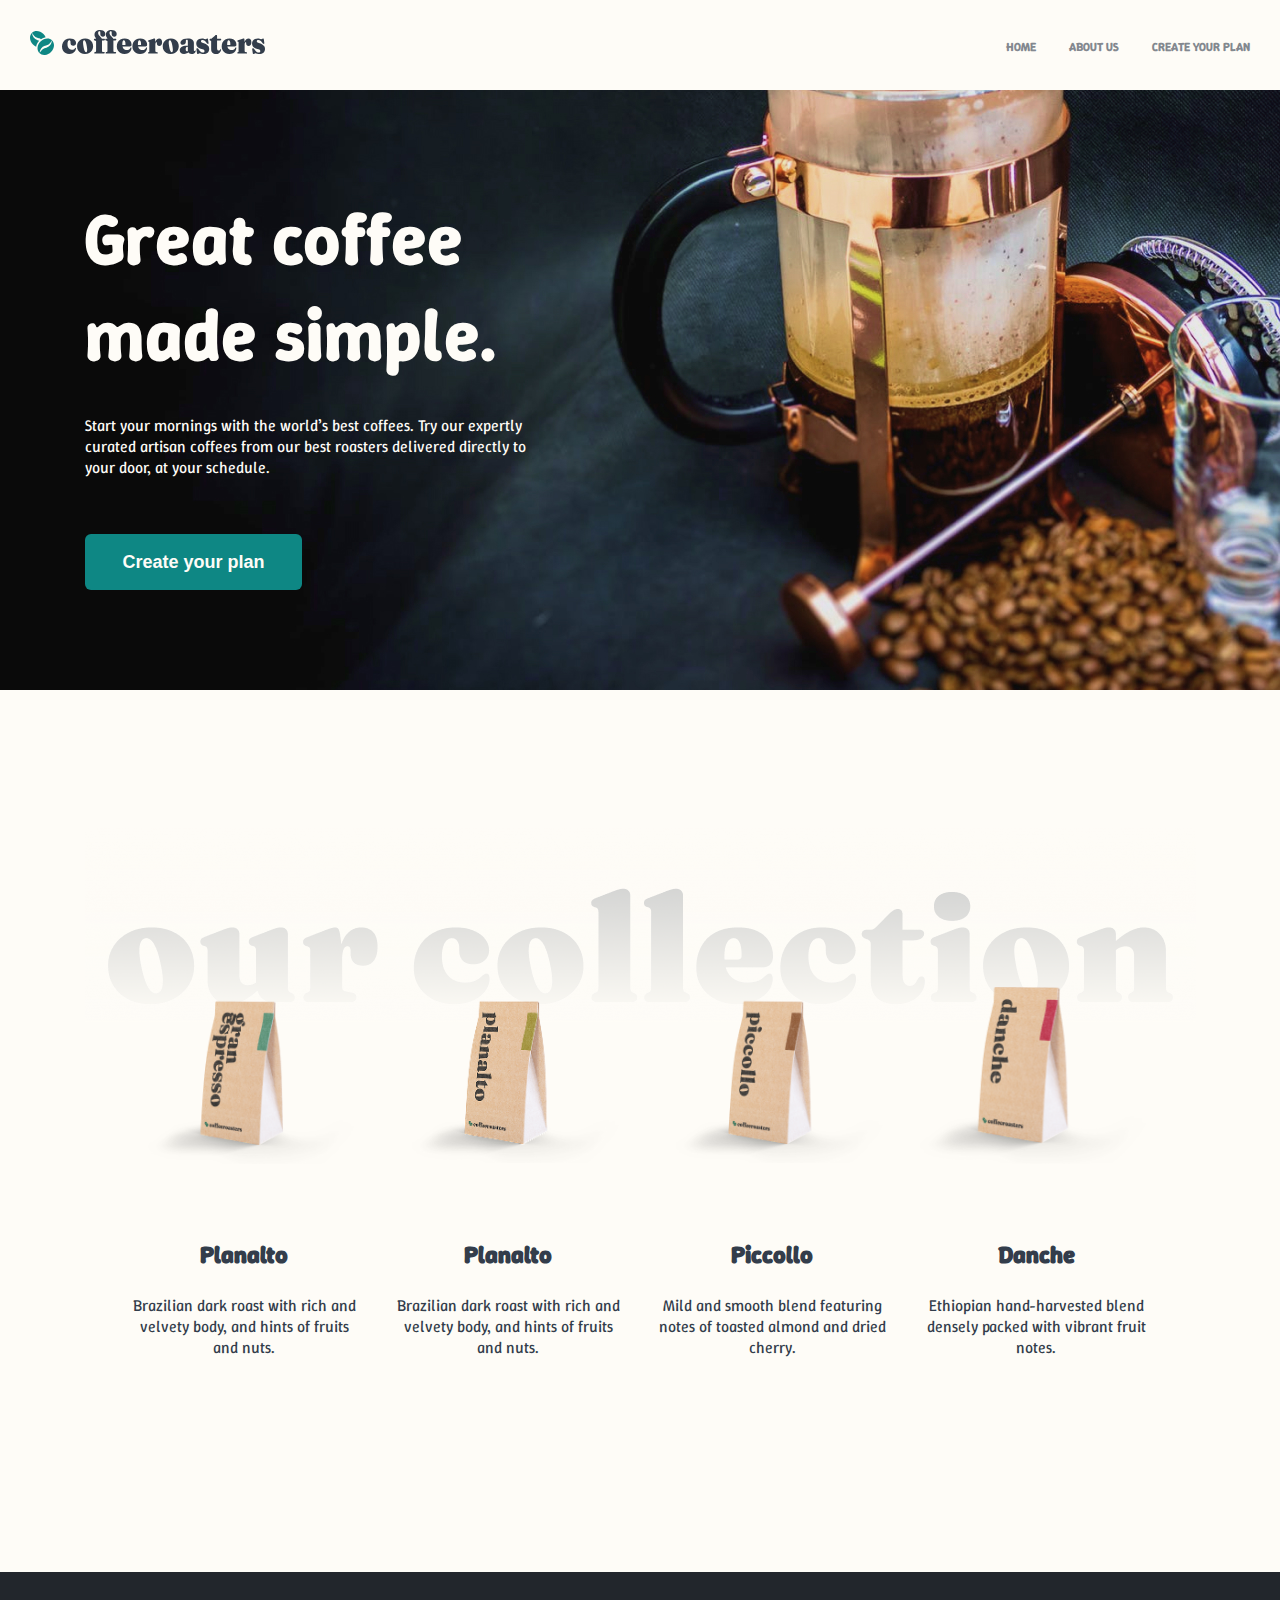
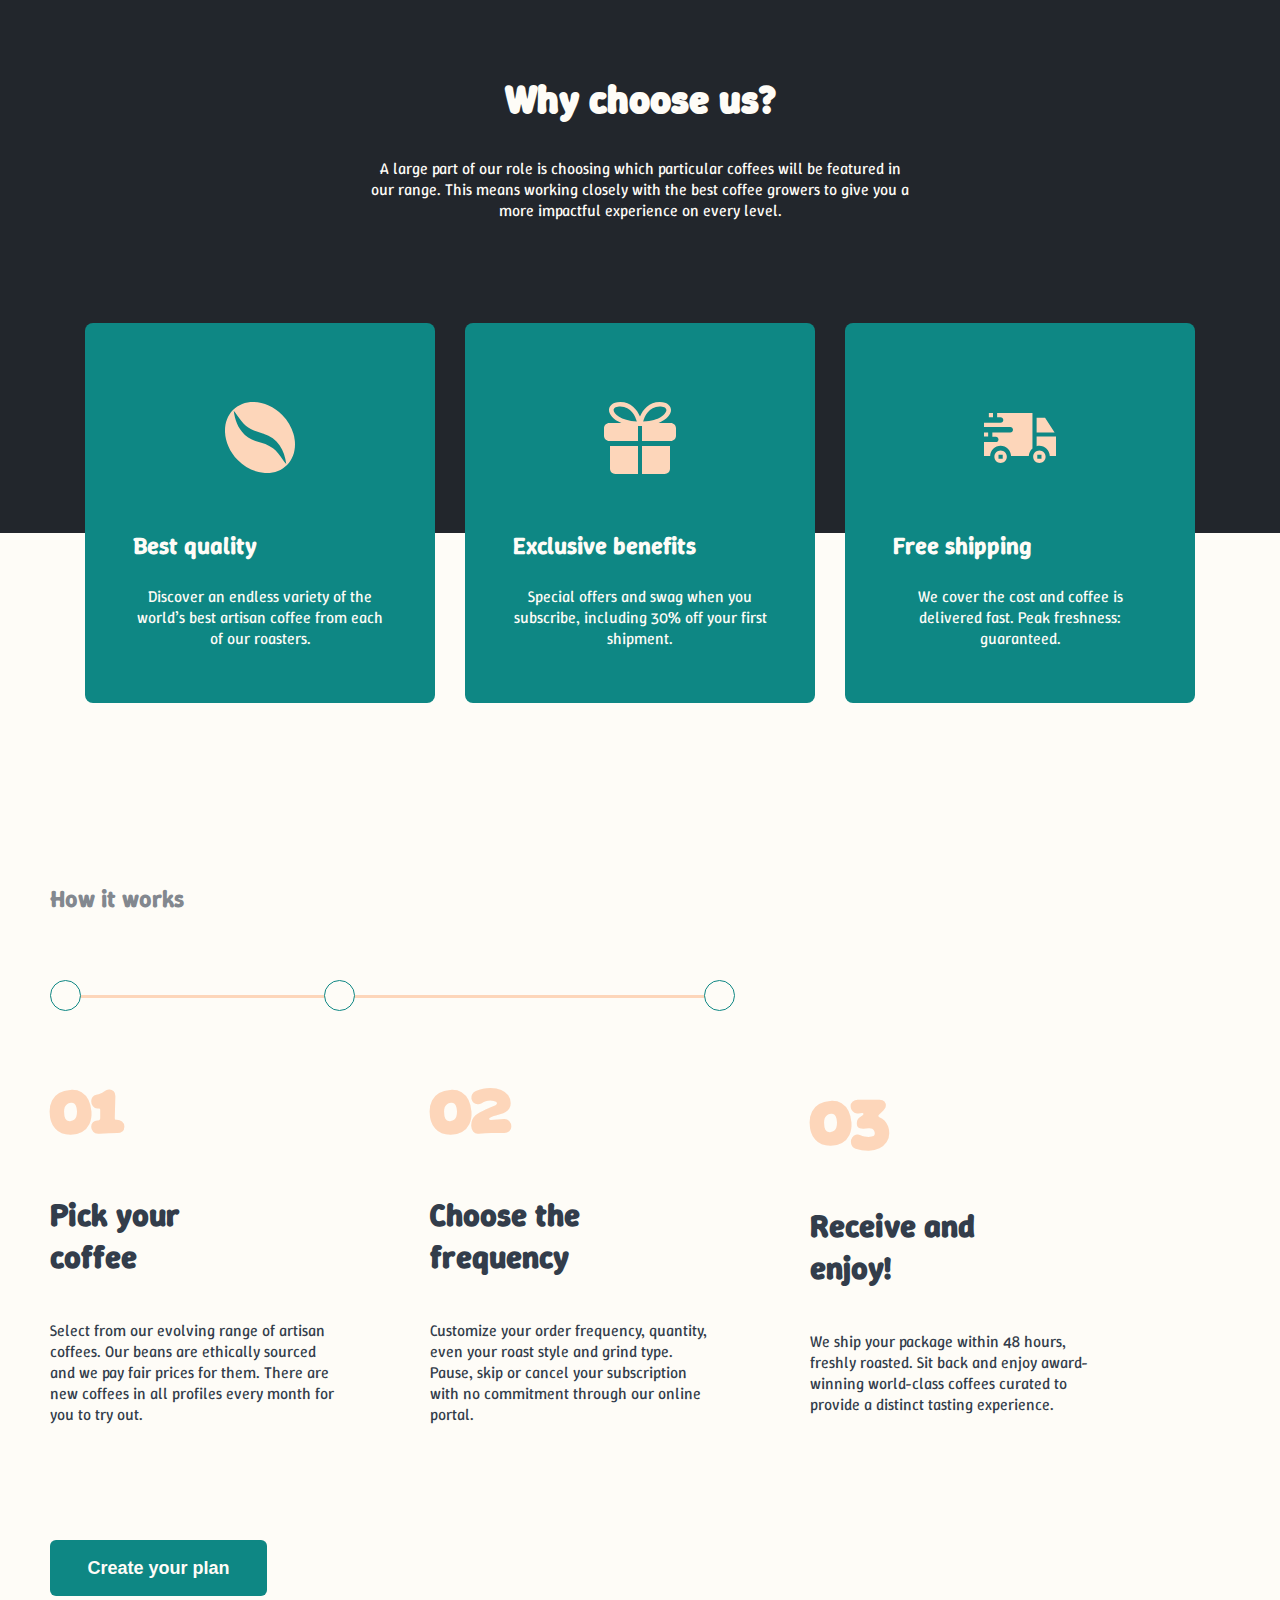
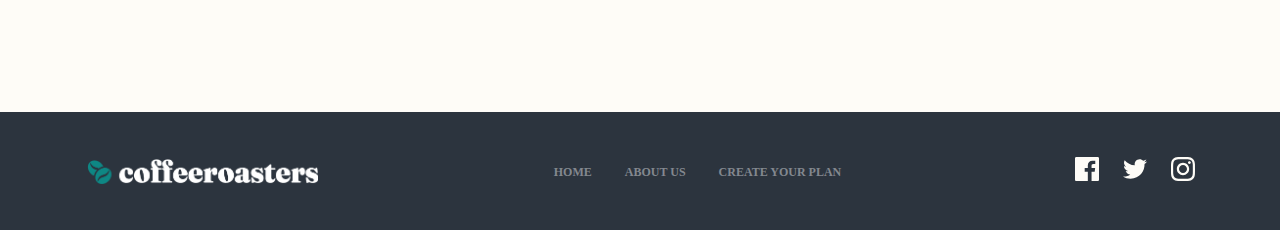
<file: index.html>
<!DOCTYPE html>
<html lang="en">
<head>
    <meta charset="UTF-8">
    <meta name="viewport" content="width=device-width, initial-scale=1.0">
    <link href="https://fonts.googleapis.com/css2?family=Barlow:ital,wght@0,100;0,200;0,300;0,400;0,500;0,600;0,700;0,800;0,900;1,100;1,200;1,300;1,400;1,500;1,600;1,700;1,800;1,900&family=Libre+Baskerville:ital,wght@0,400;0,700;1,400&family=Montserrat:ital,wght@0,100..900;1,100..900&family=Open+Sans:ital,wght@0,300..800;1,300..800&family=Winky+Sans:ital,wght@0,300..900;1,300..900&display=swap" rel="stylesheet">
    <link href="https://fonts.googleapis.com/css2?family=Barlow:ital,wght@0,100;0,200;0,300;0,400;0,500;0,600;0,700;0,800;0,900;1,100;1,200;1,300;1,400;1,500;1,600;1,700;1,800;1,900&family=Fraunces:ital,opsz,wght@0,9..144,100..900;1,9..144,100..900&family=Libre+Baskerville:ital,wght@0,400;0,700;1,400&family=Montserrat:ital,wght@0,100..900;1,100..900&family=Open+Sans:ital,wght@0,300..800;1,300..800&family=Winky+Sans:ital,wght@0,300..900;1,300..900&display=swap" rel="stylesheet">
    <link rel="stylesheet" href="style.css">
    <link rel="stylesheet" href="https://cdnjs.cloudflare.com/ajax/libs/font-awesome/6.5.0/css/all.min.css">
    <title>coffeeroasters</title>
</head>
<body>
    <header>
        <div class="header__container">
            <a href="index.html"><img src="images/Group 5.svg" alt="" class="logo"></a>
            <div class="of_screen_menu">
                <ul class="menuBurger">
                    <i class="fa-solid fa-xmark"></i>
                    <li class="menu_list_burger"><a href="index.html" class="menu_link_burger">HOME</a></li>
                    <li class="menu_list_burger"><a href="about.html" class="menu_link_burger">ABOUT US</a></li>
                    <li class="menu_list_burger"><a href="create.html" class="menu_link_burger">Create your plan</a></li>
                </ul>
            </div>
            <nav>
                <ul class="menu">
                    <li class="menu_list"><a href="index.html" class="menu_link">HOME</a></li>
                    <li class="menu_list"><a href="about.html" class="menu_link">ABOUT US</a></li>
                    <li class="menu_list"><a href="create.html" class="menu_link">Create your plan</a></li>
                </ul>
            </nav>
            <div class="burgerBar">
                <i class="fa-solid fa-bars"></i>
            </div>
        </div>
    </header>
    <main>
        <section class="greate_coffee">
            <div class="greatecoffee__container">
                <div class="great_coffee_info">
                    <h1>Great coffee made simple.</h1>
                    <p>Start your mornings with the world’s best coffees. Try our expertly curated artisan
                     coffees from our best roasters delivered directly to your door, at your schedule.</p>
                     <div class="create_btn">
                        <button type="submit">Create your plan</button>
                     </div>
                </div>
            </div>
        </section>
        <section class="collection">
            <div class="collection__container">
                <img src="images/collection/Group 13.png" alt="" class="coll_image">
                <div class="collectionCards">
                    <div class="collectionCard">
                        <img src="images/collection/kopi1 copy.png" alt="">
                        <div class="collection_info">
                            <h4>Planalto</h4>
                            <p>Brazilian dark roast with rich and velvety body, and hints of fruits and nuts.</p>
                        </div>
                    </div>
                    <div class="collectionCard">
                        <img src="images/collection/kopi2-1.png" alt="">
                        <div class="collection_info">
                            <h4>Planalto</h4>
                            <p>Brazilian dark roast with rich and velvety body, and hints of fruits and nuts.</p>
                        </div>
                    </div>
                    <div class="collectionCard">
                        <img src="images/collection/kopi3.png" alt="">
                        <div class="collection_info">
                            <h4>Piccollo</h4>
                            <p>Mild and smooth blend featuring notes of toasted almond and dried cherry.</p>
                        </div>
                    </div>
                    <div class="collectionCard">
                        <img src="images/collection/kopi4.png" alt="">
                        <div class="collection_info">
                            <h4>Danche</h4>
                            <p>Ethiopian hand-harvested blend densely packed with vibrant fruit notes.</p>
                        </div>
                    </div>
                </div>
            </div>
        </section>
        <section class="why_choose">
            <div class="choose__container">
                <h2>Why choose us?</h2>
                <p>A large part of our role is choosing which particular coffees will be featured in our range. This means working closely with the best coffee growers to give you a more impactful experience on every level.</p>
                <div class="chooseCards">
                    <div class="chooseCard">
                        <img src="images/choose/coffee-bean.svg" alt="">
                        <div class="chooseCardInfo">
                            <h3>Best quality</h3>
                            <p>Discover an endless variety of the world’s best artisan coffee from each of our roasters.</p>
                        </div>
                    </div>
                    <div class="chooseCard">
                        <img src="images/choose/Combined Shape.svg" alt="">
                        <div class="chooseCardInfo">
                            <h3>Exclusive benefits</h3>
                            <p>Special offers and swag when you subscribe, including 30% off your first shipment.</p>
                        </div>
                    </div>
                    <div class="chooseCard">
                        <img src="images/choose/Combined Shape (1).svg" alt="">
                        <div class="chooseCardInfo">
                            <h3>Free shipping</h3>
                            <p>We cover the cost and coffee is delivered fast. Peak freshness: guaranteed.</p>
                        </div>
                    </div>
                </div>
            </div>
        </section>
        <section class="howWork">
            <div class="howWork__container">
                <h3>How it works</h3>
                <div class="line_part">
                    <div class="line">
                        <div class="circle"></div>
                        <div class="circle2"></div>
                        <div class="circle3"></div>
                    </div>
                </div>
                <div class="workCards">
                    <div class="workCard">
                        <h4>01</h4>
                        <h3>Pick your coffee</h3>
                        <p>Select from our evolving range of artisan coffees. Our beans are ethically sourced and we pay fair prices for them. There are new coffees in all profiles every month for you to try out.</p>
                    </div>
                    <div class="workCard">
                        <h4>02</h4>
                        <h3>Choose the frequency</h3>
                        <p>Customize your order frequency, quantity, even your roast style and grind type. Pause, skip or cancel your subscription with no commitment through our online portal.</p>
                    </div>
                    <div class="workCard">
                        <h4>03</h4>
                        <h3>Receive and enjoy!</h3>
                        <p>We ship your package within 48 hours, freshly roasted. Sit back and enjoy award-winning world-class coffees curated to provide a distinct tasting experience.</p>
                    </div>
                </div>
                <div class="create_btn">
                    <button type="submit">Create your plan</button>
                 </div>
            </div>
        </section>
    </main>
    <footer>
        <div class="footer__container">
            <img src="images/footer/footer-logo@2x.png" alt="" class="logo">
            <nav>
                <ul class="menu">
                    <li class="menu_list"><a href="" class="menu_link menu_link_footer">HOME</a></li>
                    <li class="menu_list"><a href="" class="menu_link menu_link_footer">ABOUT US</a></li>
                    <li class="menu_list"><a href="" class="menu_link menu_link_footer">Create your plan</a></li>
                </ul>
            </nav>
            <div class="icons_part">
                <a href=""><img src="images/footer/Path.svg" alt="" class="icon"></a>
                <a href=""><img src="images/footer/Path (1).svg" alt="" class="icon" ></a>
                <a href=""><img src="images/footer/Shape.svg" alt="" class="icon"></a>
            </div>
        </div>
    </footer>
    <script src="script.js"></script>
</body>
</html>
</file>
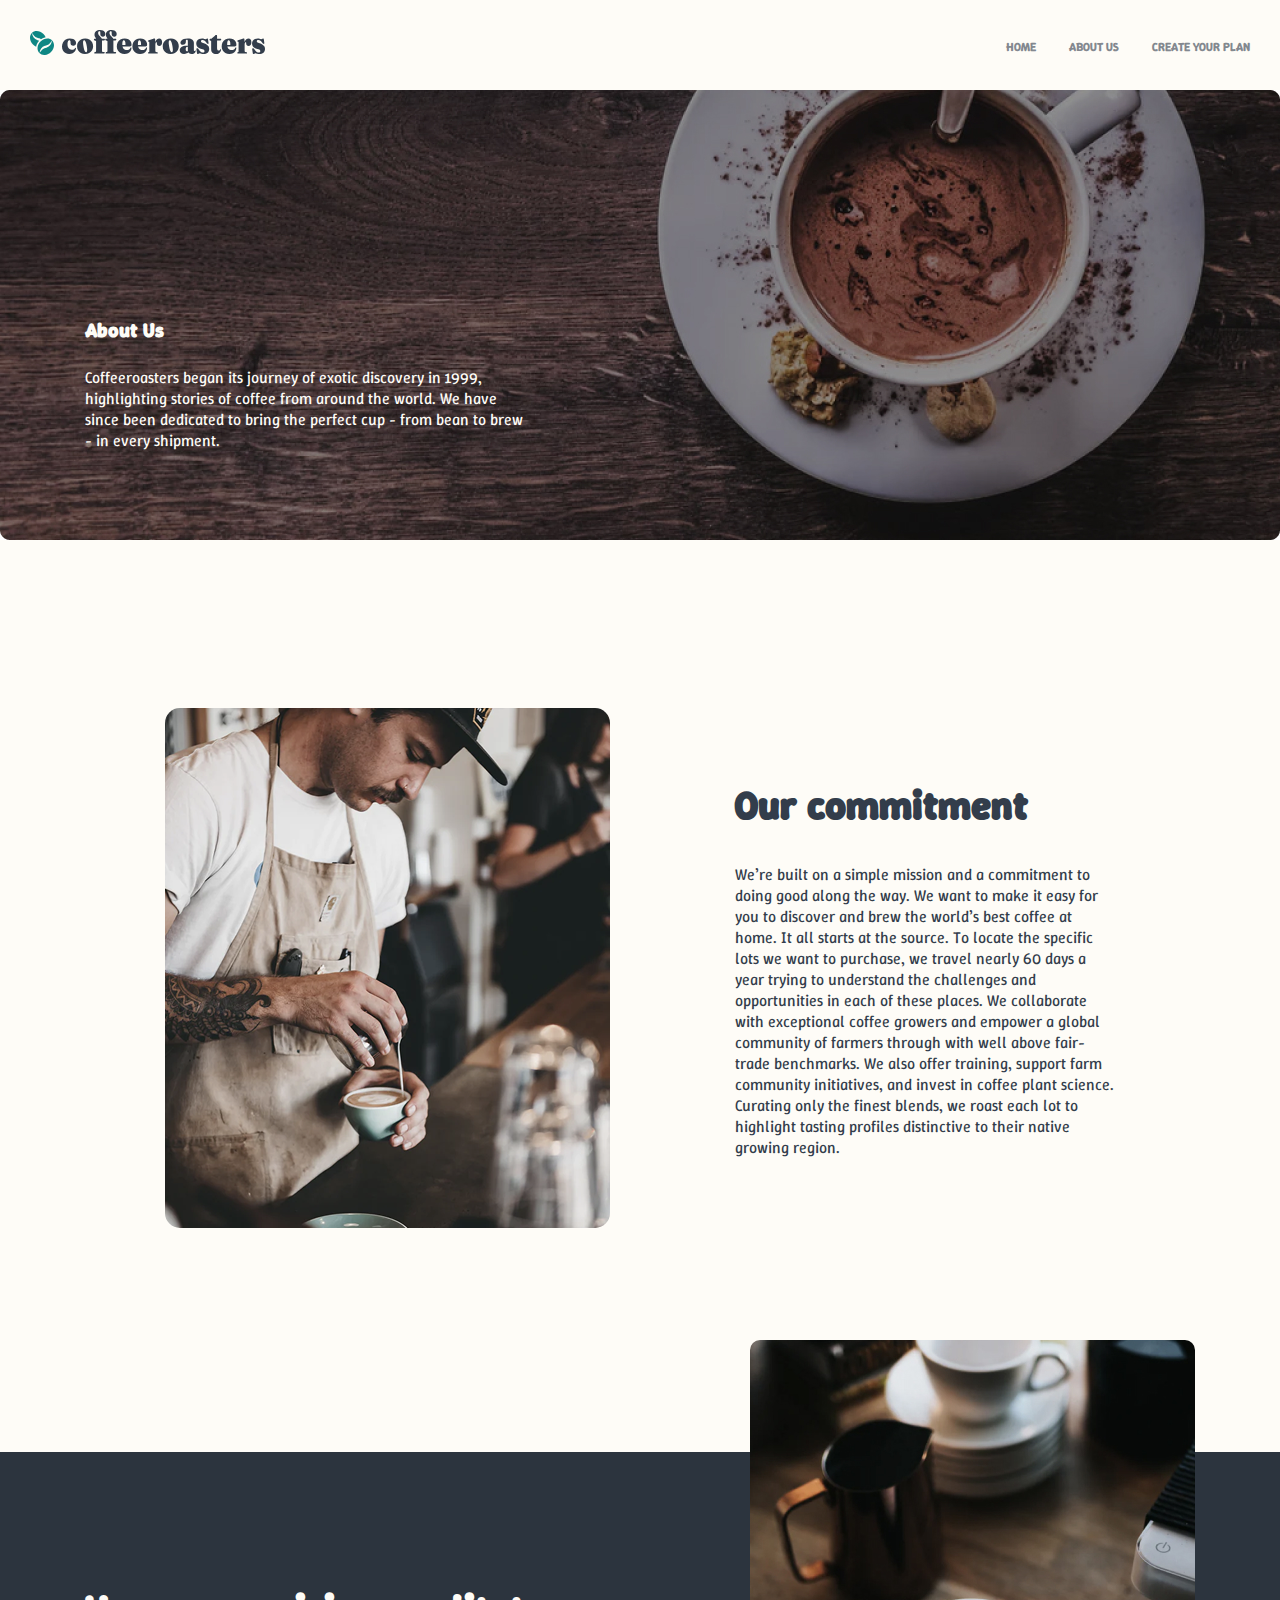
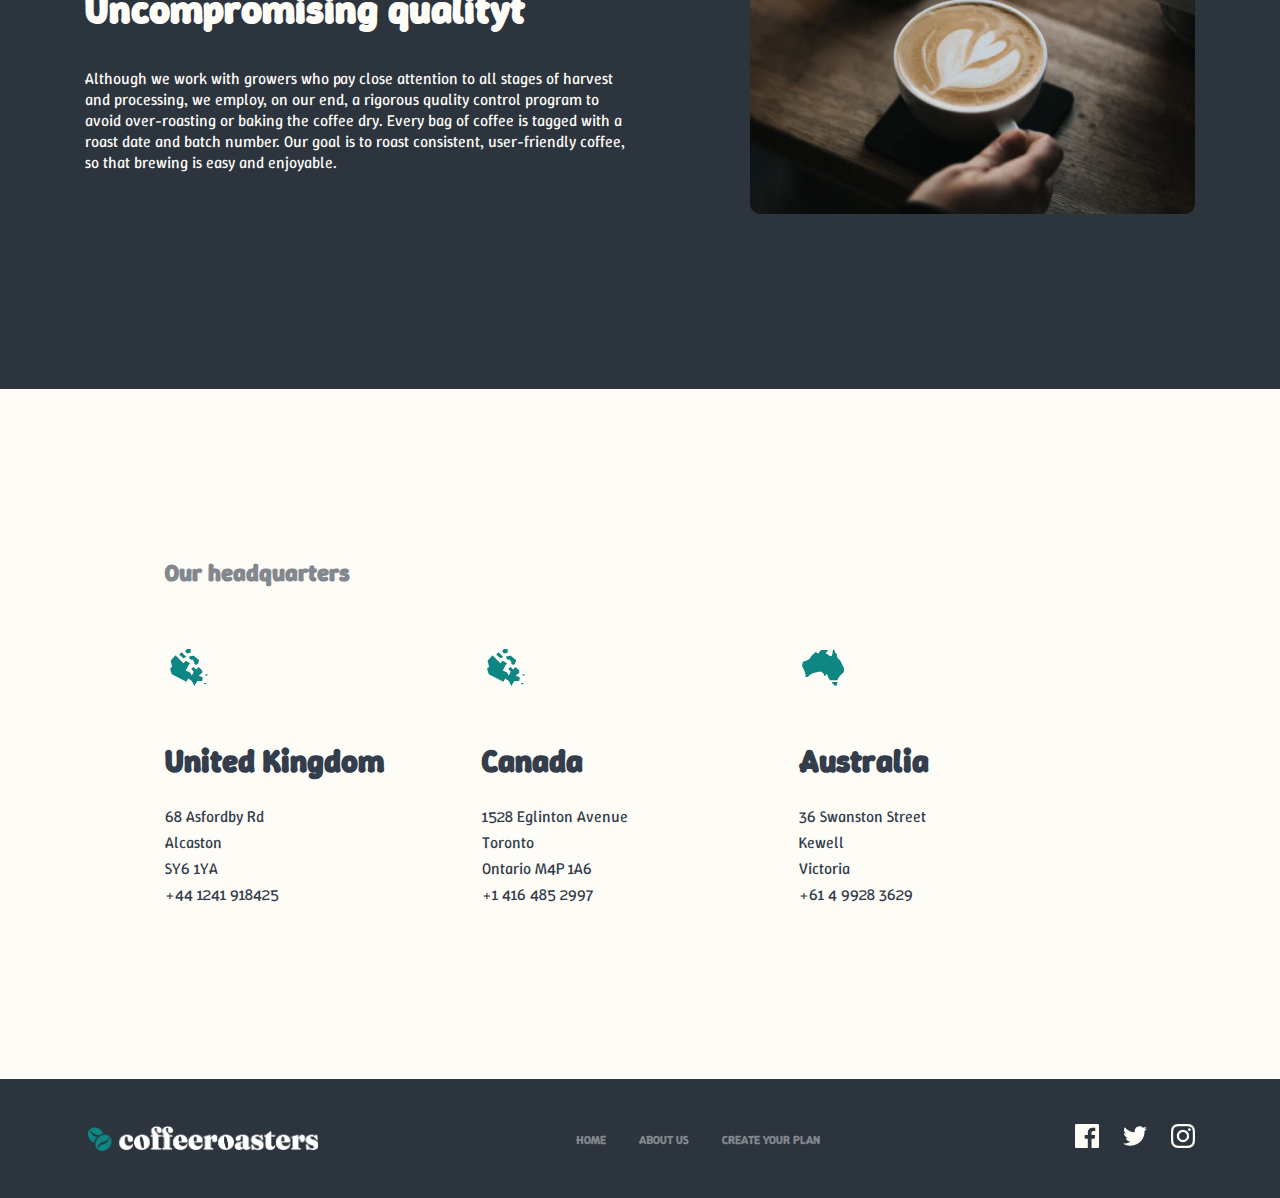
<file: about.html>
<!DOCTYPE html>
<html lang="en">
<head>
    <meta charset="UTF-8">
    <meta name="viewport" content="width=device-width, initial-scale=1.0">
    <link rel="stylesheet" href="style.css">
    <link href="https://fonts.googleapis.com/css2?family=Barlow:ital,wght@0,100;0,200;0,300;0,400;0,500;0,600;0,700;0,800;0,900;1,100;1,200;1,300;1,400;1,500;1,600;1,700;1,800;1,900&family=Libre+Baskerville:ital,wght@0,400;0,700;1,400&family=Montserrat:ital,wght@0,100..900;1,100..900&family=Open+Sans:ital,wght@0,300..800;1,300..800&family=Winky+Sans:ital,wght@0,300..900;1,300..900&display=swap" rel="stylesheet">
    <link href="https://fonts.googleapis.com/css2?family=Barlow:ital,wght@0,100;0,200;0,300;0,400;0,500;0,600;0,700;0,800;0,900;1,100;1,200;1,300;1,400;1,500;1,600;1,700;1,800;1,900&family=Fraunces:ital,opsz,wght@0,9..144,100..900;1,9..144,100..900&family=Libre+Baskerville:ital,wght@0,400;0,700;1,400&family=Montserrat:ital,wght@0,100..900;1,100..900&family=Open+Sans:ital,wght@0,300..800;1,300..800&family=Winky+Sans:ital,wght@0,300..900;1,300..900&display=swap" rel="stylesheet">
    <link rel="stylesheet" href="about.css">
    <link rel="stylesheet" href="https://cdnjs.cloudflare.com/ajax/libs/font-awesome/6.5.0/css/all.min.css">
    <title>Document</title>
</head>
<body>
    <header>
        <div class="header__container">
            <a href="index.html"><img src="images/Group 5.svg" alt="" class="logo"></a>
            <div class="of_screen_menu">
                <ul class="menuBurger">
                    <i class="fa-solid fa-xmark"></i>
                    <li class="menu_list_burger"><a href="index.html" class="menu_link_burger">HOME</a></li>
                    <li class="menu_list_burger"><a href="about.html" class="menu_link_burger">ABOUT US</a></li>
                    <li class="menu_list_burger"><a href="create.html" class="menu_link_burger">Create your plan</a></li>
                </ul>
            </div>
            <nav>
                <ul class="menu">
                    <li class="menu_list"><a href="index.html" class="menu_link">HOME</a></li>
                    <li class="menu_list"><a href="about.html" class="menu_link">ABOUT US</a></li>
                    <li class="menu_list"><a href="create.html" class="menu_link">Create your plan</a></li>
                </ul>
            </nav>
            <div class="burgerBar">
                <i class="fa-solid fa-bars"></i>
            </div>
        </div>
    </header>
    <main>
        <section class="abouUs">
            <div class="aboutUs__container">
                <h2>About Us</h2>
                <p>Coffeeroasters began its journey of exotic discovery in 1999, highlighting stories of coffee from around the world.
                 We have since been dedicated to bring the perfect cup - from bean to brew - in every shipment.</p>
            </div>
        </section>
        <section class="commitment">
            <div class="commitment__container">
                <img src="aboutImages/commitment/Bitmap (1).png" alt="">
                <div class="commitmentinfo">
                    <h3>Our commitment</h3>
                    <p>We’re built on a simple mission and a commitment to doing good along the way. We want to make it easy for you to discover and brew the world’s best coffee at home. It all starts at the source. To locate the specific lots we want to purchase, we travel nearly 60 days a year trying to understand the challenges and opportunities in each of these places. We collaborate with exceptional coffee growers and empower a global community of farmers through with well above fair-trade benchmarks. We also offer training, support farm community initiatives, and invest in coffee plant science. Curating only the finest blends, we roast each lot to highlight tasting profiles distinctive to their native growing region.</p>
                </div>
            </div>
        </section>
        <section class="quality">
            <div class=" quality__container">
                <div class="commitmentinfo qualityinfo">
                    <h3>Uncompromising qualityt</h3>
                    <p>Although we work with growers who pay close attention to all stages of harvest and processing, we employ, on our end, a rigorous quality control program to avoid over-roasting or baking the coffee dry. Every bag of coffee is tagged with a roast date and batch number. Our goal is to roast consistent, user-friendly coffee, so that brewing is easy and enjoyable.</p>
                </div>
                <img src="aboutImages/quality/Bitmap (2).jpg" alt="">
            </div>
        </section>
        <section class="headquarters">
            <div class="headquarters__container">
                <h3>Our headquarters</h3>
                <div class="headquartersCards">
                    <div class="headquartersCard">
                        <img src="aboutImages/headquarters/Combined Shape (2).svg" alt="">
                        <h5>United Kingdom</h5>
                        <div class="littleInfos">
                            <span>68  Asfordby Rd</span>
                            <span>Alcaston</span>
                            <span>SY6 1YA</span>
                            <span>+44 1241 918425</span>
                        </div>
                    </div>
                    <div class="headquartersCard">
                        <img src="aboutImages/headquarters/Combined Shape (3).svg" alt="">
                        <h5>Canada</h5>
                        <div class="littleInfos">
                            <span>1528  Eglinton Avenue</span>
                            <span>Toronto</span>
                            <span>Ontario M4P 1A6</span>
                            <span>+1 416 485 2997</span>
                        </div>
                    </div>
                    <div class="headquartersCard">
                        <img src="aboutImages/headquarters/Combined Shape (4).svg" alt="">
                        <h5>Australia</h5>
                        <div class="littleInfos">
                            <span>36 Swanston Street</span>
                            <span>Kewell</span>
                            <span>Victoria</span>
                            <span>+61 4 9928 3629</span>
                        </div>
                    </div>
                </div>
            </div>
        </section>
    </main>
    <footer>
        <div class="footer__container">
            <img src="images/footer/footer-logo@2x.png" alt="" class="logo">
            <nav>
                <ul class="menu">
                    <li class="menu_list"><a href="" class="menu_link menu_link_footer">HOME</a></li>
                    <li class="menu_list"><a href="" class="menu_link menu_link_footer">ABOUT US</a></li>
                    <li class="menu_list"><a href="" class="menu_link menu_link_footer">Create your plan</a></li>
                </ul>
            </nav>
            <div class="icons_part">
                <a href=""><img src="images/footer/Path.svg" alt="" class="icon"></a>
                <a href=""><img src="images/footer/Path (1).svg" alt="" class="icon" ></a>
                <a href=""><img src="images/footer/Shape.svg" alt="" class="icon"></a>
            </div>
        </div>
    </footer>
    <script src="script.js"></script>
</body>
</html>
</file>
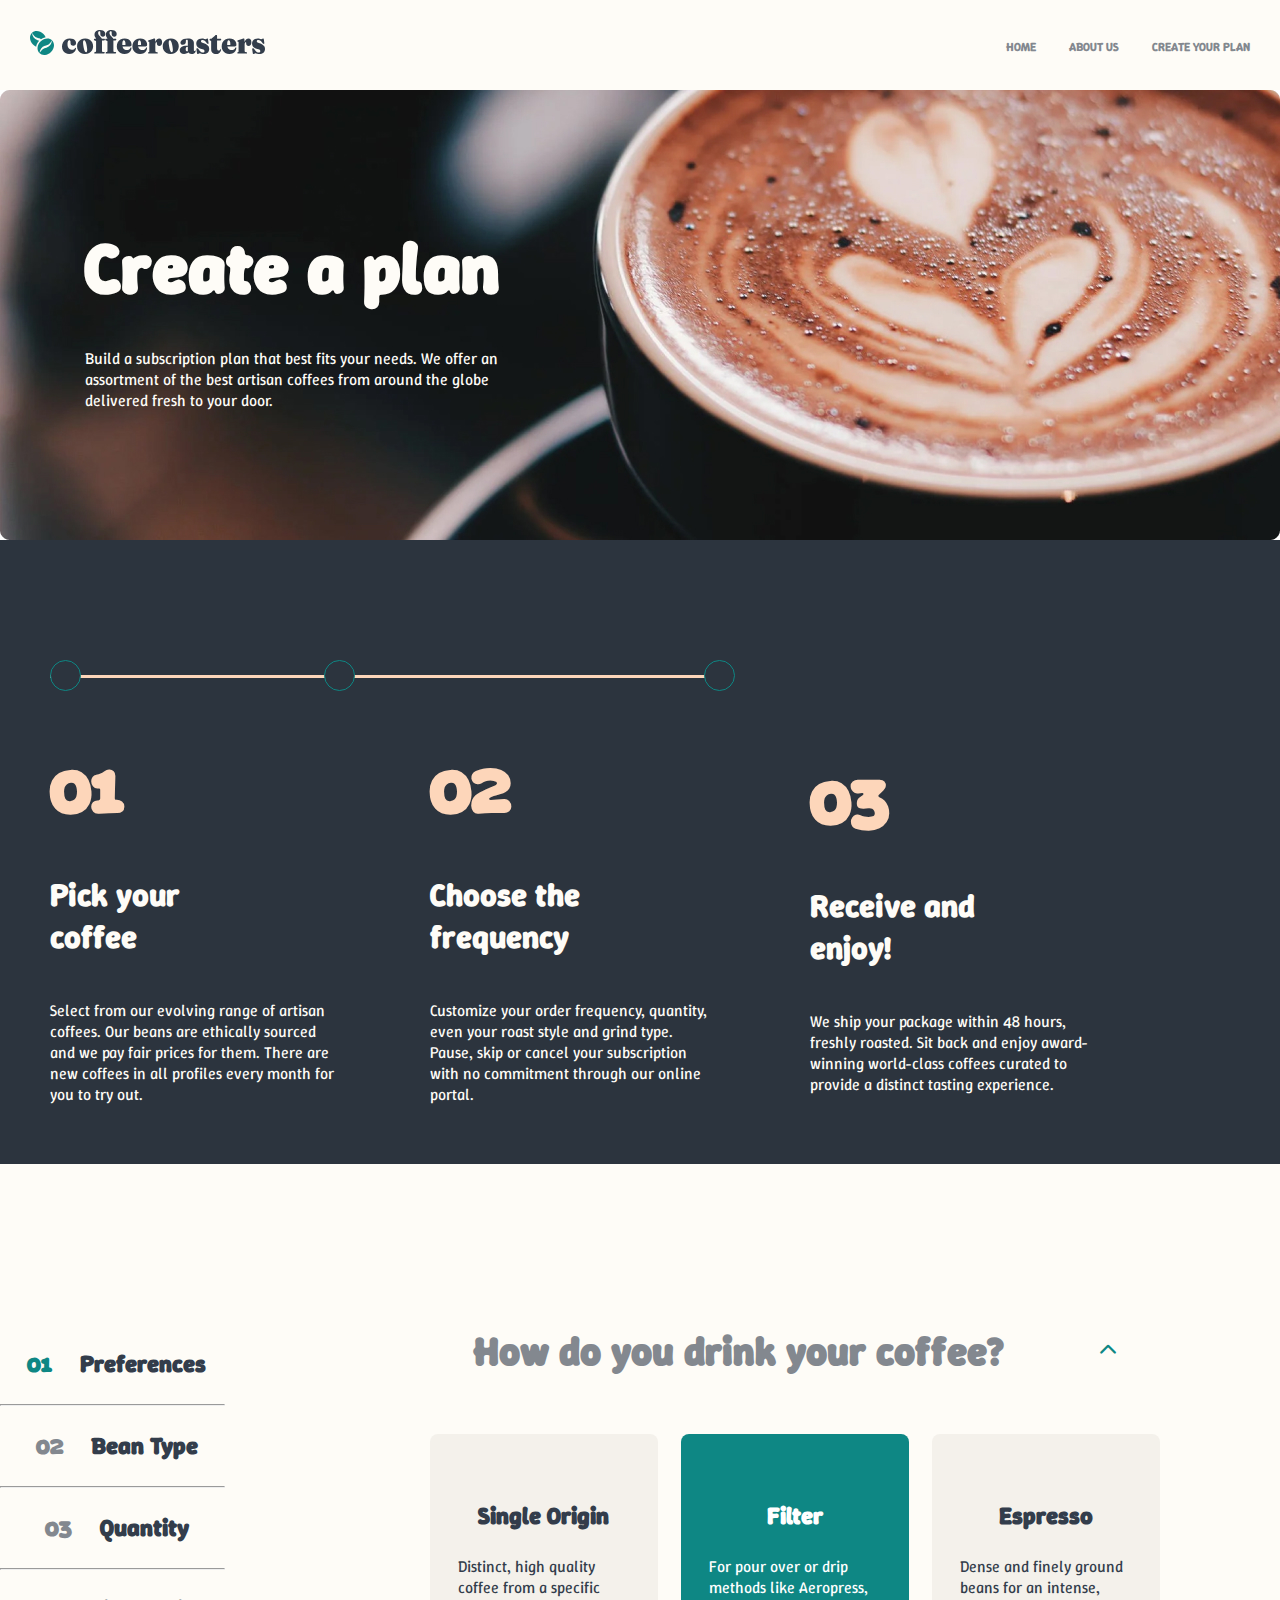
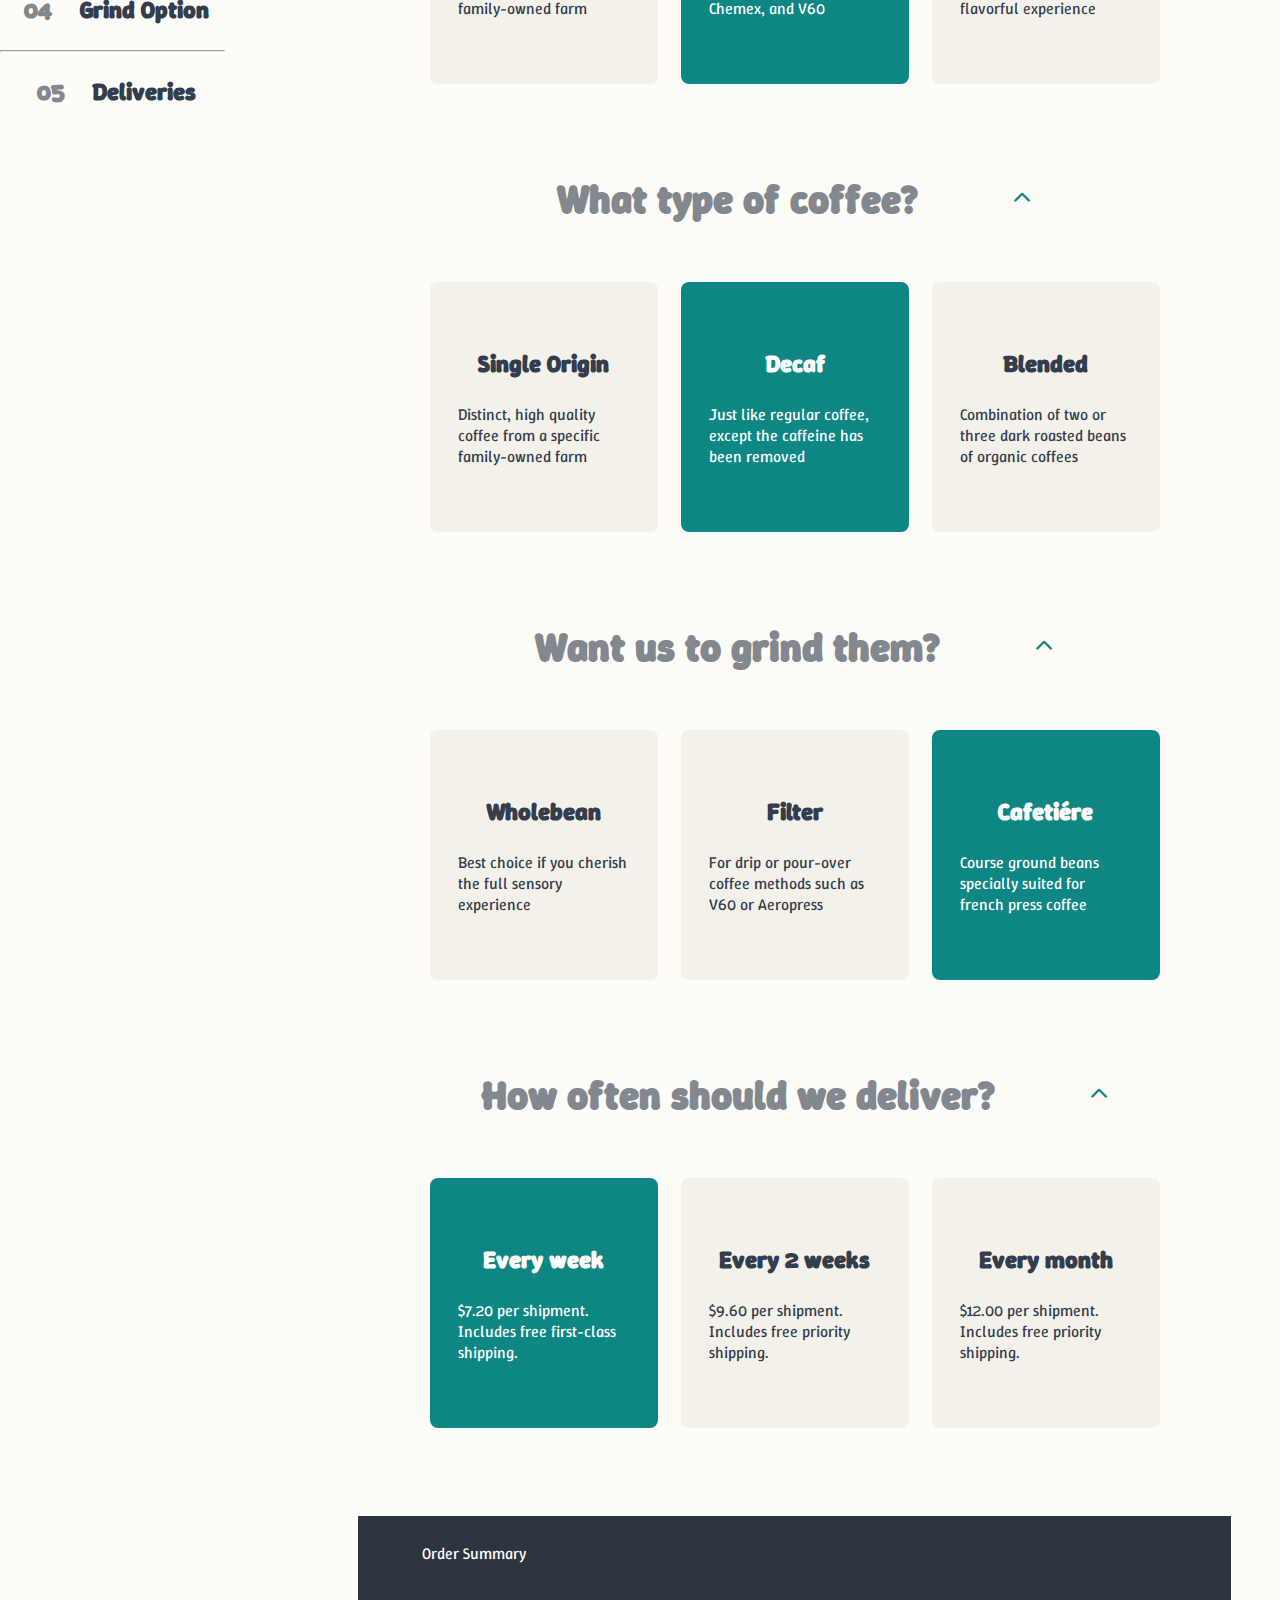
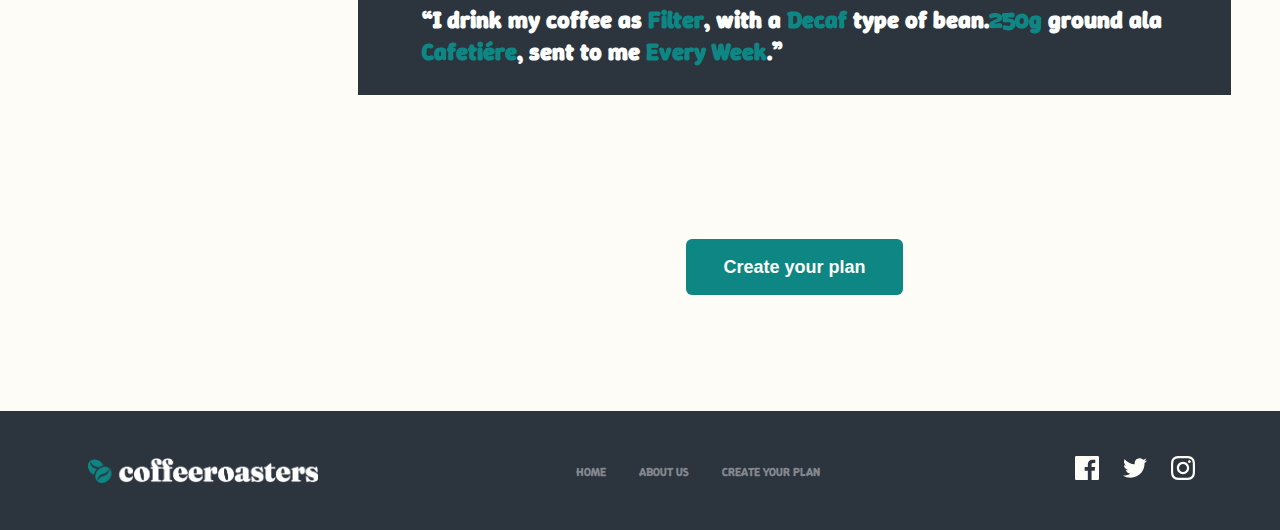
<file: create.html>
<!DOCTYPE html>
<html lang="en">
<head>
    <meta charset="UTF-8">
    <meta name="viewport" content="width=device-width, initial-scale=1.0">
    <link rel="stylesheet" href="style.css">
    <link rel="stylesheet" href="create.css">
    <link rel="stylesheet" href="https://cdnjs.cloudflare.com/ajax/libs/font-awesome/6.5.0/css/all.min.css">
    <link href="https://fonts.googleapis.com/css2?family=Barlow:ital,wght@0,100;0,200;0,300;0,400;0,500;0,600;0,700;0,800;0,900;1,100;1,200;1,300;1,400;1,500;1,600;1,700;1,800;1,900&family=Libre+Baskerville:ital,wght@0,400;0,700;1,400&family=Montserrat:ital,wght@0,100..900;1,100..900&family=Open+Sans:ital,wght@0,300..800;1,300..800&family=Winky+Sans:ital,wght@0,300..900;1,300..900&display=swap" rel="stylesheet">
    <link href="https://fonts.googleapis.com/css2?family=Barlow:ital,wght@0,100;0,200;0,300;0,400;0,500;0,600;0,700;0,800;0,900;1,100;1,200;1,300;1,400;1,500;1,600;1,700;1,800;1,900&family=Fraunces:ital,opsz,wght@0,9..144,100..900;1,9..144,100..900&family=Libre+Baskerville:ital,wght@0,400;0,700;1,400&family=Montserrat:ital,wght@0,100..900;1,100..900&family=Open+Sans:ital,wght@0,300..800;1,300..800&family=Winky+Sans:ital,wght@0,300..900;1,300..900&display=swap" rel="stylesheet">
    <title>Document</title>
</head>
<body>
    <header>
        <div class="header__container">
            <a href="index.html"><img src="images/Group 5.svg" alt="" class="logo"></a>
            <div class="of_screen_menu">
                <ul class="menuBurger">
                    <i class="fa-solid fa-xmark"></i>
                    <li class="menu_list_burger"><a href="index.html" class="menu_link_burger">HOME</a></li>
                    <li class="menu_list_burger"><a href="about.html" class="menu_link_burger">ABOUT US</a></li>
                    <li class="menu_list_burger"><a href="create.html" class="menu_link_burger">Create your plan</a></li>
                </ul>
            </div>
            <nav>
                <ul class="menu">
                    <li class="menu_list"><a href="index.html" class="menu_link">HOME</a></li>
                    <li class="menu_list"><a href="about.html" class="menu_link">ABOUT US</a></li>
                    <li class="menu_list"><a href="create.html" class="menu_link">Create your plan</a></li>
                </ul>
            </nav>
            <div class="burgerBar">
                <i class="fa-solid fa-bars"></i>
            </div>
        </div>
    </header>
    <main>
        <section class="createPlan">
            <div class="createPlan__container">
                <h2>Create a plan</h2>
                <p>Build a subscription plan that best fits your needs. We offer an assortment of the best artisan coffees from around the globe delivered fresh to your door.</p>
            </div>
        </section>
        <section class="howWork howWorkCreate">
            <div class="howWork__container howWorkCreate__container">
                <div class="line_part">
                    <div class="line " >
                        <div class="circle howWorkCreateCircle"></div>
                        <div class="circle2 howWorkCreateCircle"></div>
                        <div class="circle3 howWorkCreateCircle"></div>
                    </div>
                </div>
                <div class="workCards">
                    <div class="workCard howWorkCreateCard">
                        <h4>01</h4>
                        <h3>Pick your coffee</h3>
                        <p>Select from our evolving range of artisan coffees. Our beans are ethically sourced and we pay fair prices for them. There are new coffees in all profiles every month for you to try out.</p>
                    </div>
                    <div class="workCard howWorkCreateCard">
                        <h4>02</h4>
                        <h3>Choose the frequency</h3>
                        <p>Customize your order frequency, quantity, even your roast style and grind type. Pause, skip or cancel your subscription with no commitment through our online portal.</p>
                    </div>
                    <div class="workCard howWorkCreateCard">
                        <h4>03</h4>
                        <h3>Receive and enjoy!</h3>
                        <p>We ship your package within 48 hours, freshly roasted. Sit back and enjoy award-winning world-class coffees curated to provide a distinct tasting experience.</p>
                    </div>
                </div>
            </div>
        </section>
        <section class="mainPart">
            <div class="mainPart__container">
                <aside>
                    <div class="aside_card aside_card1">
                        <h5>01</h5>
                        <span>Preferences</span>
                    </div>
                    <hr>
                    <div class="aside_card">
                        <h5>02</h5>
                        <span>Bean Type</span>
                    </div>
                    <hr>
                    <div class="aside_card">
                        <h5>03</h5>
                        <span>Quantity</span>
                    </div>
                    <hr>
                    <div class="aside_card">
                        <h5>04</h5>
                        <span>Grind Option</span>
                    </div>
                    <hr>
                    <div class="aside_card aside_card5">
                        <h5>05</h5>
                        <span>Deliveries</span>
                    </div>
                </aside>
                <div class="cardsPart">
                    <div class="mainCardPart">
                        <div class="mainCardPartHeader">
                            <h3>How do you drink your coffee?</h3>
                            <i class="fa-solid fa-chevron-up"></i>
                        </div>
                        <div class="mainCards">
                            <div class="mainCard">
                                <h3>Single Origin</h3>
                                <p>Distinct, high quality coffee from a specific family-owned farm</p>
                            </div>
                            <div class="mainCard mainCardBlue">
                                <h3>Filter</h3>
                                <p>For pour over or drip methods like Aeropress, Chemex, and V60</p>
                            </div>
                            <div class="mainCard">
                                <h3>Espresso</h3>
                                <p>Dense and finely ground beans for an intense, flavorful experience</p>
                            </div>
                        </div>
                        </div>
                    <div class="mainCardPart">
                        <div class="mainCardPartHeader">
                            <h3>What type of coffee?</h3>
                            <i class="fa-solid fa-chevron-up"></i>
                        </div>
                        <div class="mainCards">
                            <div class="mainCard">
                                <h3>Single Origin</h3>
                                <p>Distinct, high quality coffee from a specific family-owned farm</p>
                            </div>
                            <div class="mainCard mainCardBlue">
                                <h3>Decaf</h3>
                                <p>Just like regular coffee, except the caffeine has been removed</p>
                            </div>
                            <div class="mainCard">
                                <h3>Blended</h3>
                                <p>Combination of two or three dark roasted beans of organic coffees</p>
                            </div>
                        </div>
                        </div>
                    <div class="mainCardPart">
                        <div class="mainCardPartHeader">
                            <h3>Want us to grind them?</h3>
                            <i class="fa-solid fa-chevron-up"></i>
                        </div>
                        <div class="mainCards">
                            <div class="mainCard">
                                <h3>Wholebean</h3>
                                <p>Best choice if you cherish the full sensory experience</p>
                            </div>
                            <div class="mainCard">
                                <h3>Filter</h3>
                                <p>For drip or pour-over coffee methods such as V60 or Aeropress</p>
                            </div>
                            <div class="mainCard mainCardBlue">
                                <h3>Cafetiére</h3>
                                <p>Course ground beans specially suited for french press coffee</p>
                            </div>
                        </div>
                    </div>
                    <div class="mainCardPart">
                        <div class="mainCardPartHeader">
                            <h3>How often should we deliver?</h3>
                            <i class="fa-solid fa-chevron-up"></i>
                        </div>
                        <div class="mainCards">
                            <div class="mainCard mainCardBlue">
                                <h3>Every week</h3>
                                <p>$7.20 per shipment. Includes free first-class shipping.</p>
                            </div>
                            <div class="mainCard">
                                <h3>Every 2 weeks</h3>
                                <p>$9.60 per shipment. Includes free priority shipping.</p>
                            </div>
                            <div class="mainCard">
                                <h3>Every month</h3>
                                <p>$12.00 per shipment. Includes free priority shipping.</p>
                            </div>
                        </div>
                    </div>
                    <div class="summary_part">
                        <div class="summary_part_info">
                            <h4>Order Summary</h4>
                            <p>“I drink my coffee as <span class="otherColor">Filter</span>, with a <span class="otherColor">Decaf</span> type of bean.<span class="otherColor">250g</span>  ground ala <span class="otherColor">Cafetiére</span>, sent to me <span class="otherColor">Every Week</span>.”</p>
                        </div>
                    </div>
                    <div class="create_btn">
                        <button type="submit">Create your plan</button>
                     </div>
                </div>
            </div>
        </section>
    </main>
    <footer>
        <div class="footer__container">
            <img src="images/footer/footer-logo@2x.png" alt="" class="logo">
            <nav>
                <ul class="menu">
                    <li class="menu_list"><a href="" class="menu_link menu_link_footer">HOME</a></li>
                    <li class="menu_list"><a href="" class="menu_link menu_link_footer">ABOUT US</a></li>
                    <li class="menu_list"><a href="" class="menu_link menu_link_footer">Create your plan</a></li>
                </ul>
            </nav>
            <div class="icons_part">
                <a href=""><img src="images/footer/Path.svg" alt="" class="icon"></a>
                <a href=""><img src="images/footer/Path (1).svg" alt="" class="icon" ></a>
                <a href=""><img src="images/footer/Shape.svg" alt="" class="icon"></a>
            </div>
        </div>
    </footer>
    <script src="script.js"></script>
</body>
</html>
</file>
<file: style.css>
*{
    margin: 0;
    padding: 0;
    box-sizing: border-box;
}
[class*="__container"]{
    max-width: 1440px;
    margin: 0 auto;
}

nav{
    /* display: none; */
}
.of_screen_menu{
    background: #000;
    height: 100vh;
    width: 100%;
    max-width: 450px;
    position: fixed;
    top: 0;
    right: -450px;
    display: flex;
    flex-direction: column;
    justify-content: center;
    align-items: center;
    font-size: 3rem;
    transition: .3s ease;
}
.menuBurger{
        display: flex;
        flex-direction: column;
        align-items: center;
        justify-content: center;
        gap: 70px;
    }
    .menu_list_burger{
        list-style: none;
    }
    .menu_link_burger{
        font-size: 36px;
    text-decoration: none;
    color: white;
    }
.of_screen_menu.active{
    right: 0;
}
.fa-xmark{
    position: absolute;
    top: 10px;
    right: 10px;
    color: #FEFCF7;
}
.burgerBar {
    display: none; /* լռելյայն թաքնված է */
  }
.fa-solid, .fas {
    
}
/* header */
header{
    font-family: "Winky Sans", sans-serif;
    background-color: #FEFCF7;
    width: 100%;
}
.header__container{
    display: flex;
    align-items: center;
    justify-content: space-between;
    padding: 30px;
}
.header__container>img{
    width: 235px;
    height: 25px;
    object-fit: contain;
}
.menu{
    display: flex;
    align-items: center;
    justify-content: center;
    gap: 33px;
}
.menu_list{
    list-style: none;
}
.menu_link:hover{
    color: #000000;
}
.menu_link{
    text-decoration: none;
    font-weight: 700;
    color: #83888F;
    font-size: 12px;
    text-transform: uppercase;
}
/* main */

/* greate_coffee */
.greate_coffee {
    background-image: url(/images/Bitmap.jpg);
    background-size: cover; 
    background-position: center;
    background-repeat: no-repeat; 
    height: 600px;
    width: 100%; 
    display: flex;
    align-items: center;
    font-family: "Winky Sans", sans-serif;
}

.greatecoffee__container {
    max-width: 1440px;
    margin: 0 auto;
    padding: 0 85px;
    width: 100%;
    display: flex;
    align-items: center;
}

.great_coffee_info {
    max-width: 530px;
    color: #FEFCF7;
}

.great_coffee_info>h1{
    font-weight: 700;
    padding-top: 117px;
    font-size: 72px;
    color: #FEFCF7;
   width: 532px;
   
}
.great_coffee_info>p{
    font-weight: 400;
    font-size: 16px;
    color: #FEFCF7;
    font-family: "Winky Sans", sans-serif;
   text-align: left;
   width: 445px;
   padding-top: 32px;
}
.create_btn{
    padding-top: 56px;
    padding-bottom: 116px;
}
.create_btn>button{
    width: 217px;
    height: 56px;
    background-color: #0E8784;
    color: #FEFCF7;
    font-weight: 900;
    font-size: 18px;
    outline: none;
    border: none;
    border-radius: 6px;
    cursor: pointer;
    transition: 1s;
}
.create_btn>button:hover{
    background-color: #66D2CF;
}
/*collection  */
.collection{
    background-color: #FEFCF7;
    width: 100%;
    font-family: "Winky Sans", sans-serif;
}
.collection__container{
    display: flex;
    flex-direction: column;
    align-items: center;
    justify-content: center;
}
.coll_image{
    width: 100%;
    max-width: 1111px;
    height: auto;
    object-fit: contain;
    margin-top: 136px;
    display: block;
}
.collectionCards{
    display: flex;
    align-items: center;
    justify-content: center;
    gap: 30px;
    flex-wrap: wrap;
    margin-top: -50px;
    padding-bottom: 200px;
}
.collectionCard{
    height: 400px;
    width: 234px;
    display: flex;
    align-items: center;
    justify-content: center;
    flex-direction: column;
}
.collectionCard>img{
    width: 234px;
    height: 177px;
    object-fit: contain;
    margin-bottom: 75px;
}
.collection_info{
    display: flex;
    align-items: center;
    justify-content: center;
    flex-direction: column;
}
.collection_info>h4{
    color: #333D4B;
    font-weight: 900;
    font-size: 24px;
}
.collection_info>p{
    color: #333D4B;
    padding-top: 24px;
    font-size: 16px;
    font-weight: 400;
    text-align: center;
}


/* why_choose */
.why_choose{
    background-color: #22262c;
    width: 100%;
    font-family: "Winky Sans", sans-serif;
}
.choose__container{
    display: flex;
    align-items: center;
    justify-content: center;
    flex-direction: column;
}
.choose__container>h2{
    font-weight: 900;
    font-size: 40px;
    color: #FEFCF7;
    padding-top: 100px;
    padding-bottom: 32px;
}
.choose__container>p{
    font-size: 16px;
    font-weight: 400;
    color: #FEFCF7;
    font-family: "Winky Sans", sans-serif;
    padding-bottom: 102px;
    width: 540px;
    text-align: center;
}
.chooseCards{
    display: flex;
    flex-wrap: wrap;
    align-items: center;
    justify-content: center;
    gap: 30px;
    margin-bottom: -170px;
}
.chooseCard{
    width: 350px;
    height: 380px;
    background-color: #0E8784;
    border-radius: 8px;
    display: flex;
    align-items: center;
    justify-content: center;
    flex-direction: column;
}
.chooseCardInfo>h3{
    font-weight: 700;
    font-size: 24px;
    color: #FEFCF7;
    padding-bottom: 24px;
}
.chooseCard>img{
    width: 72px;
    height: 72px;
    object-fit: contain;
    margin-top: 72px;
    margin-bottom: 56px;
}
.chooseCardInfo>p{
    font-weight: 400;
    font-size: 16px;
    color: #FEFCF7;
    margin-bottom: 48px;
    text-align: center;
    width: 255px;
}


/* howWork */
.howWork{
    width: 100%;
    background-color: #FEFCF7;
    font-family: "Winky Sans", sans-serif;
}
.howWork__container{
    display: flex;
    flex-direction: column;
    padding-top: 350px;
    padding-left: 50px;
    padding-right: 50px;
    align-items: flex-start;
    justify-content: center;
}
.howWork__container>h3{
    font-weight: 700;
    font-size: 24px;
    color: #83888F;
    padding-bottom: 80px;
}
.line{
    width: 670px;
    background-color: #FDD6BA;
    height: 3px;
    position: relative;
}
.circle{
    width: 31px;
    height: 31px;
    border-radius: 50%;
    border: 1px solid #0E8784;
    background-color: #FEFCF7;
    position: absolute;
    top: -15px;
    right: -15px;
}
.circle2{
    width: 31px;
    height: 31px;
    border-radius: 50%;
    border: 1px solid #0E8784;
    background-color: #FEFCF7;
    position: absolute;
    right: 365px;
    top: -15px;
}
.circle3{
    width: 31px;
    height: 31px;
    border-radius: 50%;
    border: 1px solid #0E8784;
    background-color: #FEFCF7;
    position: absolute;
    top: -15px;
}
.workCards{
    padding-top: 67px;
    display: flex;
    align-items: center;
    justify-content: center;
    flex-wrap: wrap;
    gap: 95px;
    padding-bottom: 64px;
}
.workCard{
    width: 285px;
    height: 355px;
    display: flex;
    justify-content: center;
    flex-direction: column;
}
.workCard>h4{
    font-weight: 900;
    font-size: 72px;
    color: #FDD6BA;
    margin-bottom: 38px;
    margin-bottom: 38px;
}
.workCard>h3{
    width: 205px;
    font-weight: 800;
    font-size: 32px;
    color: #333D4B;
    margin-bottom: 42px;
}
.workCard>p{
    font-weight: 400;
    font-size: 16px;
    color: #333D4B;
}

/* footer */
footer{
    width: 100%;
    background-color: #2C343E;
}
.footer__container{
    display: flex;
    align-items: center;
    justify-content: space-between;
    flex-wrap: wrap;
    gap: 30px;
    padding: 45px 85px;
}
.logo{
    width: 235px;
    height: 25px;
    object-fit: contain;
}
.icons_part{
    display: flex;
    gap: 24px;
    align-items: center;
}
.icon{
    width: 24px;
    height: 24px;
    object-fit: contain;
}
.menu_link_footer:hover{
    color: #FEFCF7;
}

/* responsive */
@media (max-width: 610px){
    .burgerBar{
        display: block;
    }
    .fa-bars{
        color: #000;
        font-size: 18px;
    }
    nav{
        display: none;
    }
}
@media (max-width: 768px) {
    .greate_coffee {
        height: 500px; 
    }
    .great_coffee_info>h1 {
        font-size: 48px;
        width: 329px;
    }
    .great_coffee_info>p {
        width: 398px;
        font-size: 15px;
    }
    .logo{
        width: 236px;
        height: 26px;
    }
    .greatecoffee__container{
        padding: 0 20px;
    }
    .collectionCards{
        flex-direction: column;
        margin-top: 10px;
    }
    .collectionCard{
        flex-direction: row;
        justify-content: space-between;
        align-items: flex-start;
        width: 520px;
        height: 193px;
    }
    .collectionCard>p{
        text-align: left;
    }
    .line {
        width: 396px;
    }
    .chooseCards{
        flex-direction: column;
    }
    .chooseCard{
        flex-direction: row;
        width: 100%;
        max-width: 553px;
        min-width: 320px; 
        height: 180px;
        display: flex;
        align-items: center;
        justify-content: space-between;
        gap: 30px;
        /* padding: 20px 40px; */
    }
    .chooseCardInfo{
        display: flex;
        flex-direction: column;
        align-items: center;
        justify-content: center;
        gap: 10px;
    }
    .chooseCardInfo>h3{
        padding-top: 30px;
    }
}

@media (max-width: 480px) {
    .greate_coffee {
        height: 500px;
    }
    .menu{
        gap: 12px;

    }
    .menu_link{
        font-size: 11px;
    }
    .logo{
        width: 145px;
    }
    .line {
        width: 231px;
    }
    .choose__container>p {
        width: 355px;
    }
    .collectionCard {
        flex-direction: column;
        justify-content: center;
        align-items: center;
        width: 234px;
        height: 400px;
      }
    
      .collectionCard>img {
        width: 234px;
        height: 177px;
        margin-bottom: 75px;
      }
    
      .collection_info>p {
        text-align: center;
        padding-top: 24px;
      }
    }
</file>
<file: about.css>
*{
    margin: 0;
    padding: 0;
    box-sizing: border-box;
}
body{
    font-family: "Winky Sans", sans-serif;
}
.abouUs{
    background-image: url(/aboutImages/Bitmap\ \(1\).jpg);
    background-size: cover; 
    background-position: center;
    background-repeat: no-repeat; 
    height: 450px;
    width: 100%; 
    display: flex;
    align-items: center;
    font-family: "Winky Sans", sans-serif;
}
.aboutUs__container{
    max-width: 1440px;
    margin: 0 auto;
    padding: 0 85px;
    width: 100%;
    display: flex;
    flex-direction: column;
    align-items: flex-start;
}
.aboutUs__container>h2{
    font-weight: 900;
    font-size: 20px;
    color: #FEFCF7;
    padding-top: 137px;
    padding-bottom: 24px;
}
.aboutUs__container>p{
    width: 445px;
    font-weight: 400;
    font-size: 16px;
    color: #FEFCF7;
}

/* commitment */
.commitment{
    background-color: #FEFCF7;
    width: 100%;
}
.commitment__container{
    display: flex;
    align-items: center;
    justify-content: space-between;
    padding-top: 168px;
    padding-bottom: 224px;
    padding-left: 165px;
    padding-right: 165px;
    gap: 125px;
}
.commitment__container>img{
    width: 445px;
    height: 520px;
    border-radius: 15px;
    object-fit: contain;
}
.commitmentinfo{
    display: flex;
    flex-direction: column;
    gap: 32px;
}
.commitmentinfo>h3{
    font-weight: 900;
    font-size: 40px;
    color: #333D4B;
}
.commitmentinfo>p{
    font-weight: 400;
    font-size: 16px;
    color: #333D4B;
}

/* quality */
.quality{
    width: 100%;
    background-color: #2C343E;
}
.quality__container{
    display: flex;
    align-items: center;
    justify-content: space-between;
    gap: 125px;
    padding-left: 85px;
    padding-right: 85px;
    padding-top: 88px;
    padding-bottom: 175px;
}
.qualityinfo>h3{
    color: #FEFCF7;
}
.qualityinfo>p{
    color: #FEFCF7;
}
.quality__container>img{
    width: 445px;
    height: 474px;
    object-fit: contain;
    border-radius: 10px;
    margin-top: -200px;
}

/* headquarters */
.headquarters{
    width: 100%;
    background-color: #FEFCF7;
}
.headquarters__container{
    display: flex;
    flex-direction: column;
    align-items: flex-start;
    gap: 60px;
    padding-top: 168px;
    padding-bottom: 168px;
    padding-right: 165px;
    padding-left: 165px;
}
.headquarters__container>h3{
    font-weight: 900;
    font-size: 24px;
    color: #83888F;
}
.headquartersCards{
    display: flex;
    align-items: center;
    justify-content: center;
    flex-wrap: wrap;
    gap: 32px;
    /* flex-direction: column; */
}
.headquartersCard{
    display: flex;
    flex-direction: column;
    align-items: flex-start;
    width: 285px;
    height: 262px;

}
.headquartersCard>img{
    width: 48px;
    height: 37px;
    object-fit: contain;
    margin-bottom: 54px;
}
.headquartersCard>h5{
    font-weight: 900;
    padding-bottom: 24px;
   font-size: 32px;
    color: #333D4B;
}
.littleInfos{
    display: flex;
    flex-direction: column;
    gap: 5px;
}
.littleInfos>span{
    font-weight: 400;
    font-size: 16px;
    color: #333D4B;
}
</file>
<file: create.css>
*{
    margin: 0;
    padding: 0;
    box-sizing: border-box;
}
body{
    font-family: "Winky Sans", sans-serif;

}
.createPlan{
    background-image: url(/createImages/Bitmap\ \(3\).jpg);
    background-size: cover; 
    background-position: center;
    background-repeat: no-repeat; 
    height: 450px;
    width: 100%; 
    display: flex;
    align-items: center;
    font-family: "Winky Sans", sans-serif;
}
.createPlan__container{
    max-width: 1440px;
    margin: 0 auto;
    padding: 0 85px;
    width: 100%;
    display: flex;
    flex-direction: column;
    align-items: flex-start;
}
.createPlan__container>h2{
    font-weight: 900;
    font-size: 72px;
    color: #FEFCF7;
}
.createPlan__container>p{
    padding-top: 32px;
    font-size: 16px;
    font-weight: 400;
    color: #FEFCF7;
    max-width: 445px;
}


/* howWork */
.howWorkCreate{
    background-color: #2C343E;
    /* padding-top: 164px; */
}
.howWorkCreate__container{
    padding-top: 135px;
}
.howWorkCreateCircle{
    background-color: #2C343E;
}
.howWorkCreateCard>p{
    color: #FEFCF7;
}
.howWorkCreateCard>h3{
    color: #FEFCF7;
}


/* mainPart */
.mainPart{
    width: 100%;
    background-color: #FEFCF7;
}
.mainPart__container{
    display: flex;
    padding-top: 160px;
    gap: 125px;
}

.cardsPart{
    display: flex;
    flex-direction: column;
    align-items: center;
    justify-content: center;
    gap: 88px;
}
.mainCardPart{
    display: flex;
    flex-direction: column;
    gap: 56px;
    align-items: center;
    justify-content: center;
}
.mainCardPartHeader{
    display: flex;
    gap: 96px;
    align-items: center;
    justify-content: space-between;
}
.mainCardPartHeader>h3{
    font-weight: 900;
    font-size: 40px;
    color: #83888F;
}
.fa-chevron-up{
    font-size: 18px;
    color: #0E8784;
}
.mainCards{
    display: flex;
    align-items: center;
    justify-content: center;
    gap: 23px;
    flex-wrap: wrap;
}
.mainCard{
    width: 228px;
    height: 250px;
    background-color: #F4F1EB;
    display: flex;
    flex-direction: column;
    align-items: center;
    justify-content: center;
    gap: 24px;
    border-radius: 8px;
    padding: 28px;
}
.mainCard:hover{
    background-color: #FDD6BA;
}
.mainCardBlue:hover{

    background-color: #0E8784;
}
.mainCardBlue{
    background-color: #0E8784;
}
.mainCard>h3{
    color: #333D4B;
    font-weight: 900;
    font-size: 24px;
}
.mainCard>p{
    font-weight: 400;
    font-size: 16px;
    color: #333D4B;
}
.mainCardBlue>h3{
    color: #ffff;
}
.mainCardBlue>p{
    color: #ffff;
}
.summary_part{
    background-color: #2C343E;
    width: 873px;
    display: flex;
    flex-direction: column;
    gap: 8px;
}
.summary_part_info{
    padding: 27px 64px;
}
.summary_part_info>h4{
    font-size: 16px;
    font-weight: 400;
    color: #FFFFFF;
}
.summary_part_info>p{
    font-weight: 900;
    font-size: 24px;
    color: #FFFFFF;
    margin-top: 40px;
}
.otherColor{
    color: #0E8784;
}
aside{
    /* width: 225px; */
    /* height: 356px; */
    /* background-color: rgb(4, 42, 255); */
}
.aside_card{
    display: flex;
    /* gap: 28px; */
    justify-content: center;
    align-items: flex-start;
    padding: 24px;
}
.aside_card>h5{
    font-weight: 900;
    font-size: 24px;
    padding-right: 28px;
    color: #83888F;
}
.aside_card1>h5{
    color: #0E8784;
}
.aside_card5>h5{
    color: #83888F;
}
.aside_card>span{
    font-weight: 900;
    font-size: 24px;
    color: #333D4B;
}
.aside_card1>span{
    font-weight: 900;
    font-size: 24px;
    color: #333D4B;
}
.aside_card5>span{
    font-weight: 900;
    font-size: 24px;
    color: #333D4B;
}
hr{
    width: 225px;
    color: #83888F;
}


@media screen and (max-width: 1024px) {
    .mainPart__container {
        flex-direction: column;
        padding: 100px 40px 60px;
        gap: 60px;
        align-items: center;
    }

    aside {
        display: flex;
        flex-direction: row;
        justify-content: space-between;
        width: 100%;
        overflow-x: auto;
        gap: 16px;
    }

    .aside_card, .aside_card1, .aside_card5 {
        flex-direction: column;
        align-items: center;
        padding: 16px;
        white-space: nowrap;
    }

    hr {
        display: none;
    }

    .summary_part {
        width: 100%;
    }
}

@media screen and (max-width: 768px) {
    .mainCards {
        flex-direction: column;
        gap: 16px;
    }

    .mainCard {
        width: 100%;
        max-width: 320px;
    }

    .mainCardPartHeader {
        flex-direction: column;
        align-items: flex-start;
        gap: 16px;
    }

    .mainCardPartHeader > h3 {
        font-size: 24px;
    }

    .summary_part_info > p {
        font-size: 18px;
    }
}

@media screen and (max-width: 480px) {
    .mainPart__container {
        padding: 60px 20px 40px;
    }

    .mainCardPartHeader > h3 {
        font-size: 20px;
    }

    .aside_card h5, .aside_card span {
        font-size: 18px;
    }

    .summary_part_info > p {
        font-size: 16px;
    }
}
</file>
